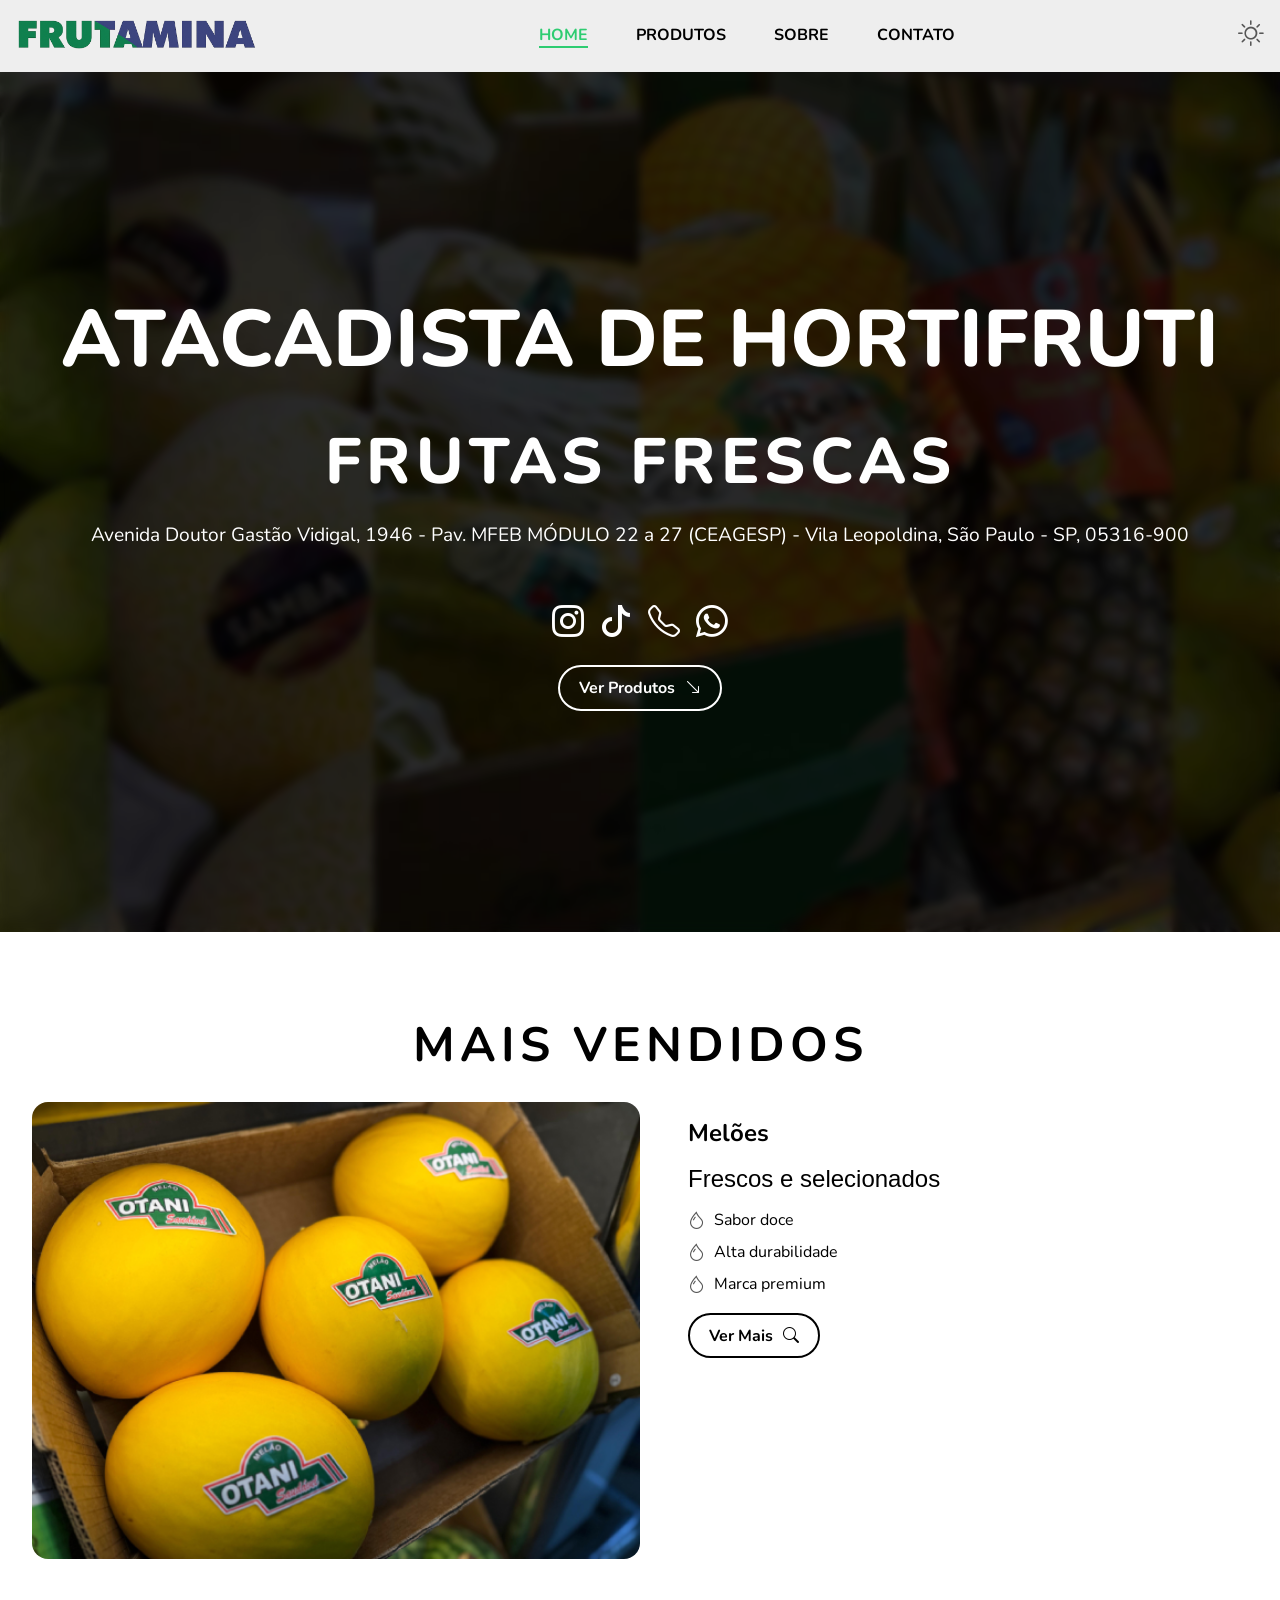
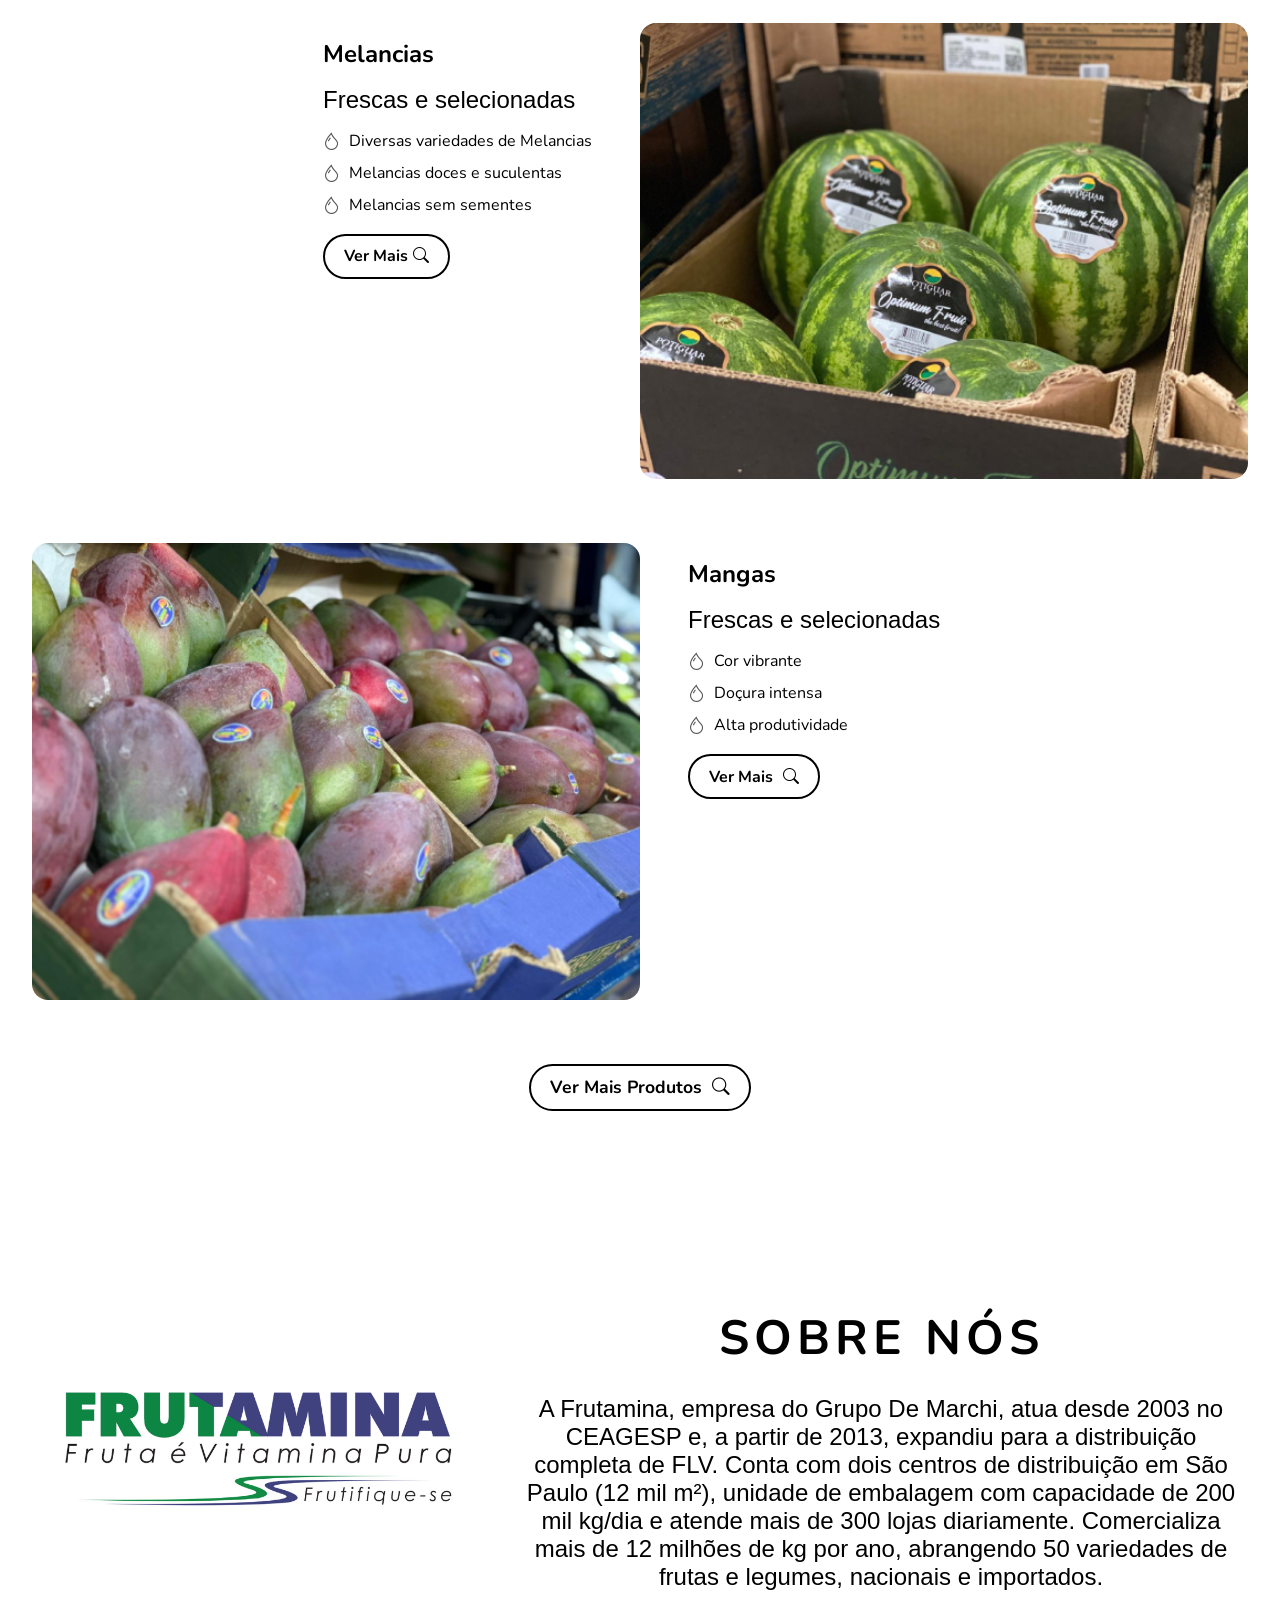
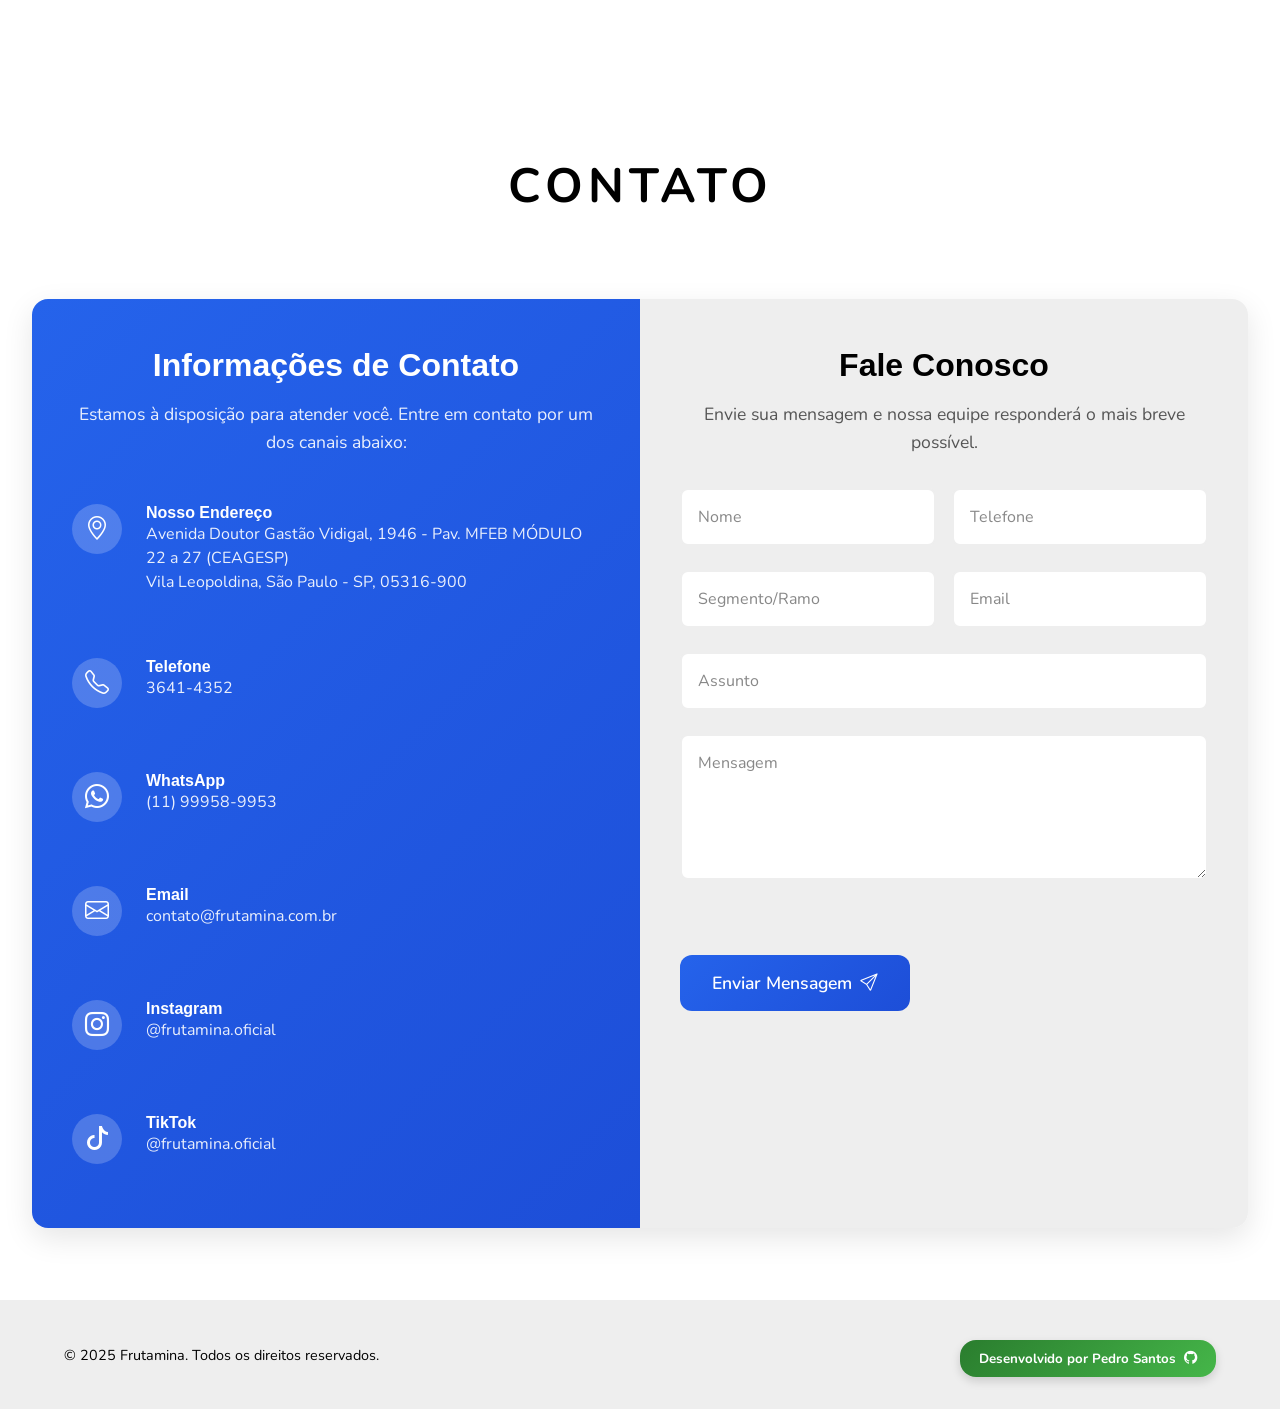
<file: index.html>
<!DOCTYPE html>
<html lang="pt-BR">

<head>
  <meta charset="UTF-8">
  <meta name="viewport" content="width=device-width, initial-scale=1.0">
  <title>Frutamina | Comercial </title>
  <meta name="description" content="Frutamina - Atacadista de hortifruti. Frutas frescas, seleção e distribuição para pontos de venda. Atendimento em São Paulo e CEAGESP.">
  <meta name="theme-color" content="#2ecc71">
  <meta name="format-detection" content="telephone=no">

  <link rel="stylesheet" href="assets/css/style.css">
  <!-- Google Fonts (carregamento otimizado) -->
  <link href="https://fonts.googleapis.com/css2?family=Nunito:wght@200;400;700;900&family=Noto+Sans+SC:wght@400;700&display=swap" rel="stylesheet">
  <link rel="preconnect" href="https://cdn.jsdelivr.net">
  <!-- Preload imagem do banner para reduzir tempo até o primeiro paint do herói -->
  <link rel="preload" href="assets/svg/banner2.svg" as="image">
  <!-- Favicon -->

  <!-- Preconnect fonts (melhora carregamento do Google Fonts) -->
  <link rel="preconnect" href="https://fonts.googleapis.com">
  <link rel="preconnect" href="https://fonts.gstatic.com" crossorigin>

  <!-- Favicon -->
  <link rel="icon" type="image/png" href="assets/svg/favicon.webp">


  <!-- Bootstrap Icons -->
  <link rel="stylesheet" href="https://cdn.jsdelivr.net/npm/bootstrap-icons@1.13.1/font/bootstrap-icons.min.css" />

</head>


<body>
  <header id="header">
    <!-- Logo -->
    <div class="header-logo">
      <a href="#home">
  <img src="assets/svg/logo.webp" alt="Frutamina - logo" class="logo" width="600" height="450" />
      </a>
    </div>

    <!-- Menu Desktop -->
    <nav class="menu-desktop">
      <ul class="menu menu-principal">
        <li class="menu-item">
          <a href="#home" class="menu-link active">
            <span class="menu-texto"> home </span>
          </a>
        </li>

        <li class="menu-item">
          <a href="#produtos" class="menu-link">
            <span class="menu-texto"> produtos </span>
          </a>
        </li>

        <li class="menu-item">
          <a href="#sobre" class="menu-link">
            <span class="menu-texto"> sobre</span>
          </a>
        </li>

        <li class="menu-item">
          <a href="#contato" class="menu-link">
            <span class="menu-texto"> contato </span>
          </a>
        </li>
      </ul>
    </nav>


    <!-- Icone Trocar Cor Tema -->
    <div class="header-toggle">
      <i id="toggleTheme" class="bi bi-sun"> </i>

      <button id="menuHamburger" class="btn-menu-mobile">
        <i class="bi bi-list"></i>
      </button>

    </div>
  </header>

  <!-- Menu Mobile -->
  <nav id="menuMobile" class="menu menu-principal menu-mobile">
    <!-- Botão de fechar -->
    <button class="btn-fechar-mobile" onclick="document.getElementById('menuMobile').classList.remove('active')">
      <i class="bi bi-x-lg"></i>
    </button>

    <!-- Logo dentro do menu -->


    <!-- Links com ícones -->
    <ul class="menu-lista">
      <li class="menu-item">
        <a href="#home" class="menu-link">
          <i class="bi bi-house-door"></i>
          <span>Home</span>
        </a>
      </li>
      <li class="menu-item">
        <a href="#produtos" class="menu-link">
          <i class="bi bi-basket"></i>
          <span>Produtos</span>
        </a>
      </li>
      <li class="menu-item">
        <a href="#sobre" class="menu-link">
          <i class="bi bi-info-circle"></i>
          <span>Sobre</span>
        </a>
      </li>
      <li class="menu-item">
        <a href="#contato" class="menu-link">
          <i class="bi bi-telephone"></i>
          <span>Contato</span>
        </a>
      </li>
    </ul>

    <!-- Redes sociais (opcional, mas enche espaço) -->
    <div class="menu-social-mobile">
      <a href="https://www.instagram.com/frutamina.oficial/" target="_blank"><i class="bi bi-instagram"></i></a>
      <a href="https://www.tiktok.com/@frutamina.oficial" target="_blank"><i class="bi bi-tiktok"></i></a>
      <a href="tel:3641-4352" target="_blank"><i class="bi bi-telephone"></i></a>
      <a href="tel:3641-4352" target="_blank"><i class="bi bi-whatsapp"></i></a>
    </div>
  </nav>
  <!-- FIM MENU MOBILE -->
  <main id="home">
    <section class="banner" id="home">
      <div class="main-content">
        <h1 class="titulo">Atacadista de Hortifruti</h1>
        <h2 class="subtitulo">frutas frescas</h2>
        <p class="subtitulo-banner">Avenida Doutor Gastão Vidigal, 1946 - Pav. MFEB MÓDULO 22 a 27 (CEAGESP) - Vila
          Leopoldina, São Paulo - SP, 05316-900</p>

        <ul class="menu menu-social">
          <li>
            <ul class="menu menu-social">

              <li>
                <a href="https://www.instagram.com/frutamina.oficial/" target="_blank" class="menu-social-link">
                  <i class="bi bi-instagram social-icon"></i>
                </a>
              </li>
              <li>
                <a href="https://www.tiktok.com/@frutamina.oficial" target="_blank" class="menu-social-link">
                  <i class="bi bi-tiktok social-icon"></i>
                </a>
              </li>
              <li>
                <a href="tel:3641-4352" target="_blank" class="menu-social-link">
                  <i class="bi bi-telephone social-icon"></i>
                </a>
              </li>
              <li>
                <a href="https://wa.me/5511999589953" target="_blank" class="menu-social-link">
                  <i class="bi bi-whatsapp social-icon"></i>
                </a>
              </li>
            </ul>
          </li>
        </ul>

        <!-- fechamento -->
        <a href="produtos.html">
          <button class="btn btn-banner">
            <span class="btn-texto">ver produtos</span>
            <i class="bi bi-arrow-down-right"></i>
          </button>
        </a>
    </section>
  </main>
  </div>

  <div class="container">
    <section id="produtos" class="produtos">
      <h2>Mais vendidos</h2>
      <div class="produtos-container">

        <article class="produtos-card">
            <img src="assets/svg/produtos/amarelo.webp" alt="Melões Frutamina" class="card-cover" loading="lazy" width="800" height="600" />

          <div class="card-body">
            <h3 class="card-title">Melões</h3>

            <p class="card-description">Frescos e selecionados</p>

            <ul class="card-lista">
              <li class="card-item">
                <i class="bi bi-droplet"></i>
                Sabor doce
              </li>
              <li class="card-item">
                <i class="bi bi-droplet"></i>
                Alta durabilidade
              </li>
              <li class="card-item">
                <i class="bi bi-droplet"></i>
                Marca premium
              </li>
            </ul>

            <div class="card-button">
              <a href="produtos.html">
              <button class="btn btn-primario">
                  <span class="btn-texto">Ver mais</span>
                  <i class="bi bi-search"></i>
                </button>
              </a>  
            </div>
          </div>
        </article>

        <article class="produtos-card2">
          <img src="assets/svg/produtos/melancia.webp" alt="Melancias Frutamina" class="card-cover" loading="lazy" width="800" height="600" />

          <div class="card-body">
            <h3 class="card-title">Melancias</h3>

            <p class="card-description">Frescas e selecionadas</p>

            <ul class="card-lista">
              <li class="card-item">
                <i class="bi bi-droplet"></i>
                Diversas variedades de Melancias
              </li>
              <li class="card-item">
                <i class="bi bi-droplet"></i>
                Melancias doces e suculentas
              </li>
              <li class="card-item">
                <i class="bi bi-droplet"></i>
                Melancias sem sementes
              </li>
            </ul>

            <div class="card-button">
              <a href="produtos.html">
              <button class="btn btn-primario">
                  <span class="btn-texto">Ver mais</span>
                  <i class="bi bi-search"></i>
                </a>
                </button>
            </div>
        </article>

        <article class="produtos-card">
          <img src="assets/svg/produtos/palmer.webp" alt="Mangas Palmer Frutamina" class="card-cover" loading="lazy" width="800" height="600" />

          <div class="card-body">
            <h3 class="card-title">Mangas</h3>

            <p class="card-description">Frescas e selecionadas</p>

            <ul class="card-lista">
              <li class="card-item">
                <i class="bi bi-droplet"></i>
                Cor vibrante
              </li>
              <li class="card-item">
                <i class="bi bi-droplet"></i>
                Doçura intensa
              </li>
              <li class="card-item">
                <i class="bi bi-droplet"></i>
                Alta produtividade
              </li>

            </ul>

            <div class="card-button">
              <a href="produtos.html">
              <button class="btn btn-primario">
                  <span class="btn-texto">Ver mais</span>
                  <i class="bi bi-search"></i>
                </button>
              </a>
            </div>
        </article>
        <a href="produtos.html">
          <button class="btn btn-primario btn-ver-mais">
            <span class="btn-texto">Ver mais produtos</span>
            <i class="bi bi-search"></i>
          </button>
        </a>
    </section>

    <section id="sobre" class="sobre">

      <!-- Conteudo 1 -->
      <div class="sobre-content1">
  <img src="assets/svg/logo2.webp" alt="Frutamina - selo" class="sobre-logo" loading="lazy" width="600" height="450">

        <div class="sobre-description">
          <h2> sobre nós </h2>
          <p>
            A Frutamina, empresa do Grupo De Marchi, atua desde 2003 no CEAGESP e, a partir de 2013, expandiu para a
            distribuição completa de FLV. Conta com dois centros de distribuição em São Paulo (12 mil m²), unidade de
            embalagem com capacidade de 200 mil kg/dia e atende mais de 300 lojas diariamente. Comercializa mais de 12
            milhões de kg por ano, abrangendo 50 variedades de frutas e legumes, nacionais e importados.
          </p>


        </div> <!-- Fim Descricao -->
      </div>


      <div class="sobre-content2">




        <section id="contato" class="contato">
          <div class="container-contato">
            <h2>contato</h2>

            <div class="contato-container">
              <!-- Lado Esquerdo - Informações de Contato -->
              <div class="contato-info">
                <div class="info-header">
                  <h3>Informações de Contato</h3>
                  <p>Estamos à disposição para atender você. Entre em contato por um dos canais abaixo:</p>
                </div>

                <a href="https://www.google.com/maps/dir/-23.5339776,-46.7402752/Frutamina+-+Avenida+Doutor+Gast%C3%A3o+Vidigal,+1946+-+Pav.+MFEB+MODULO+22+A+27+(+Ceagesp)+-+Vila+Leopoldina,+S%C3%A3o+Paulo+-+SP,+05316-900/@-23.5335942,-46.7415523,17z/data=!3m1!4b1!4m9!4m8!1m1!4e1!1m5!1m1!1s0x94cef8bb15cd7eb7:0xff317b3f53ee65c9!2m2!1d-46.737823!2d-23.532585?entry=ttu"
                  target="_blank">
                  <div class="info-item">
                    <div class="info-icon"><i class="bi bi-geo-alt"></i></div>
                    <div class="info-content">
                      <h4>Nosso Endereço</h4>
                      <p>Avenida Doutor Gastão Vidigal, 1946 - Pav. MFEB MÓDULO 22 a 27 (CEAGESP)</p>
                      <p>Vila Leopoldina, São Paulo - SP, 05316-900</p>
                    </div>
                  </div>
                </a>

                <a href="tel:3641-4352" target="_blank">
                  <div class="info-item">
                    <div class="info-icon"><i class="bi bi-telephone"></i></div>
                    <div class="info-content">
                      <h4>Telefone</h4>
                      <p>3641-4352</p>
                    </div>
                  </div>
                </a>

                <a href="https://wa.me/5511999589953" target="_blank">
                  <div class="info-item">
                    <div class="info-icon"><i class="bi bi-whatsapp"></i></div>
                    <div class="info-content">
                      <h4>WhatsApp</h4>
                      <p>(11) 99958-9953</p>
                    </div>
                  </div>
                </a>

                <a href="mailto:contato@frutamina.com.br" target="_blank">
                  <div class="info-item">
                    <div class="info-icon"><i class="bi bi-envelope"></i></div>
                    <div class="info-content">
                      <h4>Email</h4>
                      <p>contato@frutamina.com.br</p>
                    </div>
                  </div>
                </a>

                <a href="https://www.instagram.com/frutamina.oficial/" target="_blank">
                  <div class="info-item">
                    <div class="info-icon"><i class="bi bi-instagram"></i></div>
                    <div class="info-content">
                      <h4>Instagram</h4>
                      <p>@frutamina.oficial</p>
                    </div>
                  </div>
                </a>

                <a href="https://www.tiktok.com/@frutamina.oficial?lang=en" target="_blank">
                  <div class="info-item">
                    <div class="info-icon"><i class="bi bi-tiktok"></i></div>
                    <div class="info-content">
                      <h4>TikTok</h4>
                      <p>@frutamina.oficial</p>
                    </div>
                  </div>
                </a>
              </div>

              <!-- Lado Direito - Formulário (Formspree) -->
              <div class="contato-form">
                <div class="form-header">
                  <h3>Fale Conosco</h3>
                  <p>Envie sua mensagem e nossa equipe responderá o mais breve possível.</p>
                </div>
                

                <!-- IMPORTANTE: troque a URL abaixo pelo seu endpoint Formspree -->
                <form class="form-contato" id="formContato" action="https://formspree.io/f/xeolblra" method="POST"
                  novalidate>
                  <!-- Honeypot anti-spam (não remova) -->
                  <input type="text" name="_gotcha" tabindex="-1" autocomplete="off" style="display:none"
                    aria-hidden="true">

                  <!-- Opcional: assunto do e-mail que você recebe -->
                  <input type="hidden" name="_subject" value="Nova mensagem do site - Frutamina">
                  <!-- Opcional: redirecionamento se enviar sem JS -->
                  <input type="hidden" name="_next" value="/obrigado.html">

                  <div class="form-row">
                    <div class="form-group">
                      <input type="text" id="nome" name="nome" placeholder="Nome" required>
                    </div>
                    <div class="form-group">
                      <input type="tel" id="telefone" name="telefone" placeholder="Telefone" inputmode="tel"
                        autocomplete="tel" required>
                      <small class="error-msg" id="telError"></small>
                    </div>

                  </div>

                  <div class="form-row">
                    <div class="form-group">
                      <input type="text" id="segmento" name="segmento" placeholder="Segmento/Ramo">
                    </div>
                    <div class="form-group">
                      <input type="email" id="email" name="email" placeholder="Email" required>
                      <small class="error-msg" id="emailError"></small>
                    </div>
                  </div>

                  <div class="form-group">
                    <input type="text" id="assunto" name="assunto" placeholder="Assunto" required>
                  </div>

                  <div class="form-group">
                    <textarea id="mensagem" name="mensagem" placeholder="Mensagem" rows="5" required></textarea>
                  </div>

                  <div id="formAlert" class="form-alert" aria-live="polite"></div>

                  <button type="submit" class="btn btn-enviar" id="btnEnviar">
                    <span class="btn-texto">Enviar Mensagem</span>
                    <i class="bi bi-send"></i>
                  </button>
                </form>
              </div>
            </div>
          </div>
        </section>


      </div>
  </div>

  <footer>
    <div class="footer-container">
      <p class="frutamina">&copy; 2025 Frutamina. Todos os direitos reservados.</p>
      <a href="https://spedrooliveira.github.io/site-pedro/" target="_blank">
        <button class="btn-footer">
          <span class="pedro">Desenvolvido por Pedro Santos<i class="bi bi-github"></i></span>
        </button>
      </a>
    </div>
  </footer>


</body>
<script src="assets/js/script.js" defer></script>

</html>
</file>
<file: assets/css/style.css>
* {
  box-sizing: border-box;
  margin: 0;
  padding: 0;
}

:root {
  --fonte-textos: 'Nunito', sans-serif;
  --fonte-titulos: 'Noto Sans SC', sans-serif;
  --fonte-escrita: 'Noto Sans Duployan', sans-serif;
  --cor-link: #2563eb;
}

:root,
:root[data-theme="light"] {
  --cor-fundo-primário: #ffffff;
  --cor-fundo-secundário: #eeeeee;
  --cor-texto: #000000;
  --cor-icone: #555555;
  --cor-hover: #2ecc71;
  --cor-azul-contato: #2563eb;
  --cor-azul-hover: #1d4ed8;
  --cor-botao: #000;

}

:root[data-theme="dark"] {
  --cor-fundo-primário: #121212;
  --cor-fundo-secundário: #1e1e1e;
  --cor-texto: #f5f5f5;
  --cor-icone: #bbbbbb;
  --cor-hover: #2ecc71;
  --cor-botao: #fff;

}

html {
  scroll-behavior: smooth;

}


.container {
  margin: 0 auto;
  padding-left: 2rem;
  padding-right: 2rem;
}



.produtos,
.sobre,
.contato {
  padding-top: 5rem;
  padding-bottom: 2rem;
  /* ajuste conforme a altura do seu header */
}

i {
  color: var(--cor-icone);
}

button {
  border: var(--cor-texto) 2.5px solid;
  background: none;
  cursor: pointer;
}

body {
  background-color: var(--cor-fundo-primário);
  transition: all 0.3s ease-in-out;
}


a {
  text-decoration: none;
  color: var(--cor-link);
}

span {
  font-family: var(--fonte-textos);
}

ul {
  list-style: none;
}

li {
  color: var(--cor-texto)
}


h1 {
  font-family: var(--fonte-textos);
  color: var(--cor-texto);
  text-rendering: optimizeLegibility;
  text-transform: uppercase;
}

h2 {
  font-family: var(--fonte-textos);
  color: var(--cor-texto);
  text-transform: uppercase;
  display: flex;
  justify-content: center;
  font-size: 3rem;
  letter-spacing: 5px;
}

h3 {
  font-family: var(--fonte-escrita);
  color: var(--cor-texto);
  text-rendering: optimizeLegibility;
}

h4 {
  font-family: var(--fonte-escrita);
  color: var(--cor-texto);
  text-rendering: optimizeLegibility;
}

/* BOTOES */

.btn-banner {
  border-radius: 1rem;
  font-size: 1rem;
  cursor: pointer;
  transition: all 0.3s ease-in-out;
  display: flex;
  gap: 0.5rem;
  align-items: center;
  justify-content: center;
  margin-top: -1rem;
  background: transparent;
  padding: 0.6rem 1.2rem;
  gap: .6rem;
  border-radius: 2rem;
  border-color: white;
}


.btn-banner:hover {
  background: #2ecc71;
  border-color: #2ecc71;
  color: #fff;
  transform: translateY(-2px);
}

.btn-banner i {
  color: white;
}

.btn-banner span {
  color: white;
  font-weight: 700;
  text-transform: capitalize;
  font-weight: 700;
}

.btn-primario {
  border-radius: 1rem;
  font-size: 1rem;
  cursor: pointer;
  transition: all 0.3s ease-in-out;
  display: flex;
  gap: 0.5rem;
  align-items: center;
  justify-content: center;
  margin-top: -1rem;
  background: transparent;
  padding: 0.6rem 1.2rem;
  gap: .6rem;
  border-radius: 2rem;
}


.btn-primario:hover {
  background: #2ecc71;
  border-color: #2ecc71;
  color: #fff;
  transform: translateY(-2px);
}

.btn-primario i {
  color: var(--cor-texto);
}

.btn-primario span {
  color: var(--cor-texto);
  font-weight: 700;
  text-transform: capitalize;
  font-weight: 700;
}

.btn-primario:hover span {
  color: #fff;
  font-weight: 700;
}

.btn-primario:hover i {
  color: #fff;
}

/* SOCIAL ICONS */

.social-icon {
  color: white;
  font-size: 2rem;
}


/* CORPO */

.titulo {
  display: flex;
  justify-content: center;
  font-size: 4rem;
}

.subtitulo-banner {
  font-size: 1.2rem;
  /* tamanho do subtítulo do banner */
  font-family: var(--fonte-textos);
  color: var(--cor-texto);
  margin-top: -0.5rem;
  text-align: center;
}

.banner p {
  text-decoration: none;
}

/* MENU */

.logo {
  width: 15rem;
  height: auto;
  pointer-events: none;
}

logo img,
card-cover,
produto-img,
modal-imagem img {
  aspect-ratio: 4 / 3;
  max-width: 100%;
  height: auto;
  display: block;
}

#header {
  display: flex;
  flex-direction: row;
  align-items: center;
  justify-content: space-between;
  width: 100%;
  padding: 1rem 1rem;
  z-index: 100;
  position: fixed;
  background-color: var(--cor-fundo-secundário);
  transition: all 0.3s ease-in-out;
}

.header-logo {
  display: flex;
  align-items: center;
  /* Garante alinhamento da logo */
}

.menu {
  display: flex;
  gap: 1rem;
  align-items: center;
}

.menu-texto {
  color: var(--cor-texto);
  text-transform: uppercase;
  font-size: 1rem;
  font-weight: 700;
  font-family: var(--fonte-textos);
  text-rendering: optimizeLegibility;
  transition: border-bottom 0.3s ease;
  border-bottom: 2px solid transparent;

}

.menu-link {
  display: flex;
  align-items: center;
  gap: 0.5rem;
  padding: 0.5rem 1rem;
  transition: all 0.3s ease-in-out;
  color: var(--cor-texto);
}

.menu-link span {
  color: var(--cor-texto);
}

.menu-link.active .menu-texto,
.menu-link:hover .menu-texto {
  color: var(--cor-hover);
  transition: all 0.3s ease-in-out;
  border-bottom: 2px solid var(--cor-hover);
  /* Linha visível ao ativar */
}


.menu-link:hover .social-icon {
  color: var(--cor-hover);
  transition: all 0.3s ease-in-out;
}

.header-toggle {
  display: flex;
  align-items: center;
  justify-content: flex-end;
}

#toggleTheme:hover {
  color: var(--cor-hover);
  transition: all 0.3s ease-in-out;
  border-bottom: 2px solid;
  /* Linha invisível para evitar "pulo" ao ativar */
  transition: border-bottom 0.3s ease;
  /* Adiciona transição suave */
}

#toggleTheme {
  cursor: pointer;
  color: var(--cor-icone);
  font-size: 1.6rem;
  /* tamanho fonte */
  transition: all 0.3s ease-in-out, border-bottom 0.3s ease;
  border-bottom: 2px solid transparent;
  /* Linha invisível para evitar "pulo" ao ativar */
}

.btn-menu-mobile {
  color: var(--cor-icone);
  border: none;
  font-size: 1.8rem;
  padding: 0.5rem;
  margin-left: 1rem;
  display: flex;
  align-items: center;
  justify-content: center;
  cursor: pointer;
  display: none;
}

/* MENU MOBILE */

/* ===== MENU MOBILE MODERNO ===== */
.menu-mobile {
  position: fixed;
  top: 0;
  right: 0;
  z-index: 50;
  width: 75%;
  height: 100%;
  background: var(--cor-fundo-secundário);
  backdrop-filter: blur(10px);
  display: flex;
  flex-direction: column;
  padding: 2rem 1.5rem;
  transform: translateX(100%);
  transition: transform 0.4s ease, opacity 0.3s ease;
  opacity: 0;
}

.menu-mobile.active {
  transform: translateX(0);
  opacity: 1;
}

.btn-fechar-mobile {
  align-self: flex-end;
  background: none;
  border: none;
  font-size: 2rem;
  color: #fff;
  margin-bottom: 1rem;
}

.menu-logo-mobile {
  text-align: center;
  margin-bottom: 2rem;
}

.menu-logo-mobile img {
  width: 120px;
  height: auto;
}

.menu-lista {
  list-style: none;
  flex: 1;
}

.menu-lista .menu-item {
  margin-bottom: 1.2rem;
}

.menu-lista .menu-link {
  display: flex;
  align-items: center;
  gap: 0.8rem;
  padding: 0.8rem 1rem;
  border-radius: 8px;
  color: #fff;
  text-decoration: none;
  transition: background 0.3s ease;
  font-size: 1.1rem;
}

.menu-lista .menu-link:hover {
  background: rgba(255, 255, 255, 0.1);
}

.menu-lista .menu-link i {
  font-size: 1.3rem;
  color: var(--cor-azul-contato);
}

.menu-social-mobile {
  margin-top: auto;
  display: flex;
  justify-content: center;
  gap: 1.5rem;
}

.menu-social-mobile a {
  font-size: 1.8rem;
  transition: color 0.3s ease;
}

.menu-social-mobile i:hover {
  color: var(--cor-azul-contato);
  transition: 0.3s ease-in-out;
}


/* Corpo */

#home {
  display: flex;
  flex-direction: column;
  gap: 1.5rem;
  padding-top: 2rem;
}

.banner h1 {
  font-size: 5rem;
  color: white;
  font-weight: 800;
  text-align: center;
}

.banner h2 {
  font-size: 4rem;
  color: white;
  font-weight: 800;
  text-decoration: none;
}

.subtitulo-banner {
  color: white;
}

.banner {
  min-height: 100vh;
  display: flex;
  align-items: center;
  justify-content: center;
  background: url('../svg/banner2.svg') no-repeat center center/cover;
  position: relative;
  overflow: hidden;
  display: flex;
}

.banner::before {
  content: '';
  position: absolute;
  top: 0;
  left: 0;
  width: 100%;
  height: 100%;
  background: inherit;
  filter: blur(4px) brightness(0.9);
  z-index: 1;
  display: flex;
}



.main-content {
  position: relative;
  z-index: 2;
}

.main-content {
  display: flex;
  flex-direction: column;
  align-items: center;
  justify-content: center;
  gap: 1.5rem;
  padding: 1rem 2rem;
  width: 100%;
  z-index: 2;
}

/* menu social */

.menu-social {
  display: flex;
  gap: 1rem;
  justify-content: left;
  margin-top: 1rem;
}

.menu-social-link {
  color: var(--cor-icone);
  display: flex;
  align-items: center;
  gap: 0.5rem;
  transition: all 0.3s ease-in-out;
  margin-bottom: 1rem;
}

.menu-social-link:hover .social-icon {
  color: var(--cor-hover);
  transition: all 0.3s ease-in-out;
}

/* botão */

.produtos {
  display: flex;
  flex-direction: column;
  gap: 1.5rem;
  /* ajuste conforme a altura do seu header */
}

.produtos-container {
  display: flex;
  flex-direction: column;
  gap: 4rem;
}

.produtos-card {
  display: flex;
  flex-direction: row;
  gap: 3rem;
}

.produtos-card2 {
  display: flex;
  flex-direction: row-reverse;
  gap: 3rem;
}

.card-cover {
  width: 50%;
  object-fit: cover;
  object-position: center;
  border-radius: 1rem;
  height: auto;
  pointer-events: none;
}

.card-body {
  display: flex;
  flex-direction: column;
  justify-content: flex-start;
  align-items: flex-start;
  gap: 1rem;
  margin-top: 15px;
}

.card-title {
  font-size: 1.5rem;
  /* tamanho fonte */
  font-family: var(--fonte-textos);
  text-rendering: optimizeLegibility;
  color: var(--cor-texto);
}

.card-description {
  font-size: 1.5rem;
  /* tamanho fonte */
  font-weight: 200;
  /* peso da fonte */
  font-family: var(--fonte-escrita);
  text-rendering: optimizeLegibility;
  color: var(--cor-texto);
}

.card-lista {
  display: flex;
  flex-direction: column;
  gap: 0.5rem;
  color: var(--cor-texto);
  font-family: var(--fonte-textos);
}


.card-item i {
  font-size: 1.1rem;
}

.card-item {
  display: flex;
  gap: 0.5rem;
  text-rendering: optimizeLegibility;
}


.card-button {
  display: flex;
  flex-flow: row wrap;
  justify-content: center;
  align-items: center;
}

.produtos .btn-primario {
  margin: auto;
  width: auto;
}

.btn-ver-mais {
  font-size: 1.1rem;
}

.description-button {
  padding-top: 2rem;
}

/* Sobre */
#sobre {
  scroll-margin-top: 2rem;
}

.sobre-content1,
.sobre-content2 {
  display: flex;
  flex-direction: row;
  align-items: center;
  gap: 2rem;
  text-align: center;

}


.sobre-logo {
  width: 40%;
  border-radius: 50%;
  pointer-events: none;
}

.sobre-description {
  display: flex;
  flex-direction: column;
  gap: 1.5rem;
}

.sobre-description p {
  font-size: 1.5rem;
  color: var(--cor-texto);
  font-family: var(--fonte-escrita);
}

.sobre-content2 .col1,
.sobre-content2 .col2 {
  display: flex;
  flex-direction: column;
  text-align: left;
  gap: 1.5rem;
}

.sobre-content2 .col1 .row1,
.sobre-content2 .col1 .row2 {
  display: flex;
  flex-direction: row;
  gap: .5rem;
}

.sobre-content2 {
  display: flex;
  gap: 2rem;
  align-items: flex-start;
}

.description-button {
  display: flex;
  justify-content: center;
  align-items: center;
  /* opcional, centraliza verticalmente se houver altura */
  margin-top: -2rem;
  /* opcional, espaçamento acima */
}

.sobre-content2 .col1,
.sobre-content2 .col2 {
  display: flex;
  flex-direction: column;
  text-align: left;
  gap: 1.5rem;
}

.sobre-content2 .col1 .row1,
.sobre-content2 .col1 .row2 {
  display: flex;
  flex-direction: column;
  gap: .5rem;
}

.sobre-title {
  font-size: 3rem;
}

.sobre-lista {
  font-size: 1.1rem;
  /* tamanho fonte */
}

.sobre-item {
  display: flex;
  align-items: center;
  gap: 0.5rem;
  font-family: var(--fonte-escrita);
}

.sobre-item i {
  font-size: 1.2rem;
  color: var(--cor-texto);
}

/* Seção Contato */
.contato {
  padding: 5rem 0 2rem;
  background-color: var(--cor-fundo-primário);
  transition: 0.3s ease-in-out;
}

.contato h2 {
  color: var(--cor-texto);
  text-align: center;
  font-size: 3rem;
  letter-spacing: 5px;
  margin-bottom: 3rem;
}


.contato-container {
  display: grid;
  grid-template-columns: 1fr 1fr;
  gap: 0;
  border-radius: 1rem;
  overflow: hidden;
  box-shadow: 0 10px 30px rgba(0, 0, 0, 0.1);
  min-height: 600px;
  transition: 0.3s ease-in-out;
  box-sizing: border-box;
  max-width: 100vw;
  overflow-x: hidden;
  margin-bottom: 0.5rem;
  color: white;
}

/* Lado Esquerdo - Informações */
.contato-info {
  background: linear-gradient(135deg, var(--cor-azul-contato) 0%, var(--cor-azul-hover) 100%);
  padding: 3rem 2.5rem;
  color: white;
  display: flex;
  flex-direction: column;
  gap: 2rem;
}

.info-header h3 {
  font-family: var(--fonte-escrita);
  font-size: 2rem;
  margin-bottom: 1rem;
  color: white;
}

.info-header p {
  font-size: 1.1rem;
  line-height: 1.6;
  opacity: 0.9;
  font-family: var(--fonte-textos);
}

.info-item {
  display: flex;
  align-items: flex-start;
  gap: 1.5rem;
  padding: 1rem 0;
  border-bottom: 1px solid rgba(255, 255, 255, 0.1);
  transition: all 0.3s ease;
}

.info-item:last-child {
  border-bottom: none;
}

.info-item:hover {
  transform: translateY(-10px);
  background-color: rgba(255, 255, 255, 0.05);
  border-radius: 0.5rem;
  padding: 1rem;
  margin: 0 -1rem;
}

.info-icon {
  background-color: rgba(255, 255, 255, 0.2);
  border-radius: 50%;
  width: 50px;
  height: 50px;
  display: flex;
  align-items: center;
  justify-content: center;
  flex-shrink: 0;
}

.info-icon i {
  color: white;
  font-size: 1.5rem;
}

.info-content h4 {
  color: white;
}

.info-content p {
  font-size: 1rem;
  line-height: 1.5;
  opacity: 0.9;
  font-family: var(--fonte-textos);
  color: white;
}

/* Lado Direito - Formulário */
.contato-form {
  background-color: var(--cor-fundo-secundário);
  padding: 3rem 2.5rem;
  display: flex;
  flex-direction: column;
  gap: 2rem;
}

.form-header h3 {
  font-family: var(--fonte-escrita);
  font-size: 2rem;
  margin-bottom: 1rem;
  color: var(--cor-texto);
}

.form-header p {
  font-size: 1.1rem;
  line-height: 1.6;
  color: var(--cor-icone);
  font-family: var(--fonte-textos);
}

.form-contato {
  display: flex;
  flex-direction: column;
  gap: 1.5rem;

}

.form-row {
  display: grid;
  grid-template-columns: 1fr 1fr;
  gap: 1rem;
}

.form-group {
  display: flex;
  flex-direction: column;
}

.info-item {
  flex-direction: row;
  align-items: left;
  text-align: left;
}

.form-group input,
.form-group textarea {
  padding: 1rem;
  border: 2px solid var(--cor-fundo-secundário);
  border-radius: 0.5rem;
  font-size: 1rem;
  font-family: var(--fonte-textos);
  background-color: var(--cor-fundo-primário);
  color: var(--cor-texto);
  transition: 0.3s ease-in-out;
}

.form-group input:focus,
.form-group textarea:focus {
  outline: none;
  border-color: var(--cor-azul-contato);
  box-shadow: 0 0 0 3px rgba(37, 99, 235, 0.1);

}

.form-group input::placeholder,
.form-group textarea::placeholder {
  color: var(--cor-icone);
  opacity: 0.7;
}

.form-group textarea {
  resize: vertical;
  min-height: 120px;
}

.container-contato a {
  display: contents;
}

.container-contato {
  display: flex;
}

/* Botão Enviar */
.btn-enviar {
  background: linear-gradient(135deg, var(--cor-azul-contato) 0%, var(--cor-azul-hover) 100%);
  border: none;
  border-radius: 0.75rem;
  padding: 1rem 2rem;
  font-size: 1.1rem;
  font-weight: 600;
  font-family: var(--fonte-textos);
  cursor: pointer;
  display: flex;
  align-items: center;
  justify-content: center;
  gap: 0.5rem;
  transition: all 0.3s ease;
  align-self: flex-start;
}

.btn-enviar:hover {
  transform: translateY(-2px);
  box-shadow: 0 8px 25px rgba(37, 99, 235, 0.3);
  background: linear-gradient(135deg, var(--cor-azul-hover) 0%, #1e40af 100%);
}

.btn-enviar:active {
  transform: translateY(0);
}

.btn-enviar .btn-texto {
  color: white;
}

.btn-enviar i {
  color: white;
  font-size: 1.1rem;
}

.container-contato {
  display: flex;
  flex-direction: column;
  gap: 2rem;
}

/* MENSAGEM */

/* ====== Contato - Feedback & Estados ====== */
.form-alert {
  margin: 12px 0 0;
  font-size: 0.95rem;
  line-height: 1.4;
  opacity: 0;
  transform: translateY(6px);
  transition: opacity .25s ease, transform .25s ease;
  min-height: 1em;
  font-family: var(--fonte-textos);
}

.form-alert.success {
  color: #1a7f37;
  /* verde */
  opacity: 1;
  transform: translateY(0);
}

.error-msg {
  color: red;
  font-size: 0.85rem;
  display: none;
  font-family: var(--fonte-escrita);
}

input.error {
  border: 1px solid red;
  font-family: var(--fonte-escrita);
}


.btn-enviar[disabled] {
  opacity: .7;
  cursor: not-allowed;
}

/* Dark mode compatível */
body.dark .form-alert.success {
  color: #3ddc84;
}

body.dark .form-alert.error {
  color: #ff6b6b;
}

/* Footer */
.footer-container {
  width: 100%;
  max-width: 1200px;
  display: flex;
  justify-content: space-between;
  align-items: center;
  padding: 0 1.5rem;
}

footer {
  background: var(--cor-fundo-secundário);
  padding: 2rem 0;
  color: #fff;
  display: flex;
  justify-content: center;
  align-items: center;
}

.footer-container p {
  margin: 0;
  font-size: 0.9rem;
  text-align: left;
  font-family: var(--fonte-textos);
  color: var(--cor-texto);
}

.pedro {
  color: white;
  font-weight: 700;
}


.footer-container i {
  padding-left: .5rem;
  color: white;
}

.btn-footer {
  display: inline-block;
  padding: 0.6rem 1.2rem;
  margin-top: 0.5rem;
  border-radius: 1rem;
  background: linear-gradient(135deg, #2a7d2e, #45b649);
  box-shadow: 0 4px 10px rgba(0, 0, 0, 0.15);
  transition: all 0.3s ease-in-out;
  cursor: pointer;
  border: none;
}

.btn-footer:hover {
  transform: translateY(-3px) scale(1.05);
  box-shadow: 0 6px 14px rgba(0, 0, 0, 0.25);
  background: linear-gradient(135deg, #45b649, #45b649);
}



.pedro:hover i,
.pedro i {
  color: white;
}

.frutamina {
  font-size: 1rem;
}

::-webkit-scrollbar {
   display: none;
}

/* Responsivo */
@media (max-width: 1200px) {
  h1 {
    font-size: 3rem;
  }

  .subtitulo-h1 {
    font-size: 2.2rem;
  }
}


@media (max-width: 992px) {
  h1 {
    font-size: 2.5rem;
  }

  .subtitulo-h1 {
    font-size: 1.8rem;
  }
}

@media (max-width: 880px) {
  .contato-container {
    grid-template-columns: 1fr;
    min-height: auto;
  }

  .btn-menu-mobile {
    display: flex;
  }

  .menu-desktop {
    display: none;
  }

}




@media (max-width: 768px) {



  .banner h1 {
    font-size: 2rem;
    justify-content: center;
    text-align: center;
  }

  .banner h2 {
    font-size: 1.5rem;
    text-align: center;
  }


  .container {
    padding-left: 1.5rem;
    padding-right: 1.5rem;
  }

  h1 {
    font-size: 2.8rem;
  }


  .btn-primario {
    padding: 0.5rem 1rem;
    margin-top: -2.2rem;
  }

  .social-icon {
    font-size: 1.3rem;
  }

  .produtos-container {
    display: flex;
    flex-direction: column;
  }

  .produtos h2 {
    font-size: 2.5rem;
    text-align: center;
  }

  .card-cover {
    width: 100%;
    height: auto;
    align-items: center;
  }

  .produtos-card,
  .produtos-card2 {
    flex-direction: column;
    display: flex;
  }

  .sobre-content1,
  .sobre-content2 {
    flex-direction: column;
    text-align: center;
    align-items: center;
    padding-bottom: 2rem;
  }

  .sobre-logo {
    width: 60%;
    height: auto;
    margin-bottom: 1rem;
  }


  .contato-container {
    display: flex;
    flex-direction: column;
    gap: 2rem;
  }

  .info-item {
    flex-direction: row;
    align-items: left;
    text-align: left;
    gap: 1rem;
  }

  .btn-menu-mobile {
    display: flex;
  }

  .menu-desktop {
    display: none;
  }

  #home,
  .produtos,
  .sobre,
  .contato,
  .footer {
    display: flex;
    flex-direction: column;
  }

  .footer-container {
    flex-direction: column;
    /* Empilha os itens no mobile */
    text-align: center;
  }


  .card-cover {
    width: 100%;
    height: auto;
  }


}

@media (max-width: 480px) {

  #header {
    padding: 0.5rem 1rem;
  }

  .logo {
    width: 10rem;
  }

  .container {
    padding-left: 1rem;
    padding-right: 1rem;
  }

  h1 {
    font-size: 1.5rem;
  }

  .subtitulo-h1 {
    padding-top: 1rem;
    font-size: 1rem;
  }

  .subtitulo-banner {
    font-size: .9rem;
  }


  .produtos h2 {
    font-size: 1.8rem;
  }

  .sobre h2 {
    font-size: 1.8rem;
  }

  .sobre-logo {
    width: 80%;
    height: auto;
  }

  .sobre p {
    font-size: 1rem;
  }

  .contato h2 {
    font-size: 1.8rem;
  }

  .contato-container {
    display: flex;
    flex-direction: column;
    width: 100%;
    gap: 1.5rem;
    min-height: auto;
    box-sizing: border-box;
    padding: 0 0.5rem;
  }

  .contato-info,
  .contato-form {
    width: 100%;
    box-sizing: border-box;
  }

  .form-row {
    grid-template-columns: 1fr;
  }

  .form-row {
    grid-template-columns: 1fr;
  }

  .footer-container {
    font-size: 0.9rem;
  }
}

@media (max-width: 390px) {
  h1 {
    font-size: 1.4rem;
  }

  h2 {
    font-size: 1.4rem;
  }

  .subtitulo-h1 {
    font-size: 0.9rem;
  }

  #toggleTheme {
    font-size: 1.4rem;
  }

  .subtitulo-banner {
    font-size: 0.8rem;
  }

  .btn-primario {
    padding: 0.4rem 0.8rem;
    font-size: 0.9rem;
    margin-top: -2.5rem;
  }

  .banner .btn-primario {
    font-size: .7rem;
    padding: .4rem .8rem;
    gap: .4rem;
  }



  .social-icon {
    font-size: 1.1rem;
    padding-left: .2rem;
  }

  .menu-texto {
    font-size: 0.9rem;
  }

  .btn-menu-mobile {
    font-size: 1.5rem;
    padding: 0.4rem;
    margin-left: 0.5rem;
  }

  .footer-container {
    font-size: 0.8rem;
    padding: 0 1rem;
  }


}

@media (max-width: 320px) {

  h1 {
    font-size: 1.1rem;
  }

  h2 {
    font-size: 1.2rem;
  }

  .subtitulo-h1 {
    font-size: 0.8rem;
  }

  .subtitulo-banner {
    font-size: 0.7rem;
  }

  .btn-primario {
    padding: 0.3rem 0.6rem;
    font-size: 0.8rem;
    margin-top: -2.8rem;
  }

  .banner .btn-primario {
    font-size: .6rem;
    padding: .3rem .6rem;
    gap: .3rem;
  }

  .social-icon {
    font-size: 1rem;
  }

  .menu-texto {
    font-size: 0.8rem;
  }

  .btn-menu-mobile {
    font-size: 1.3rem;
    padding: 0.3rem;
    margin-left: 0.3rem;
  }

  .footer-container {
    font-size: 0.7rem;
    padding: 0 0.5rem;
  }



  .contato-container {
    padding: 0.5rem;
    gap: 1rem;
  }

  .footer-container p {
    font-size: 0.7rem;
  }

  .footer-container {
    flex-direction: column;
    text-align: center;
    gap: 0.5rem;
  }

  .pedro {
    font-size: .8rem;
  }
}
</file>
